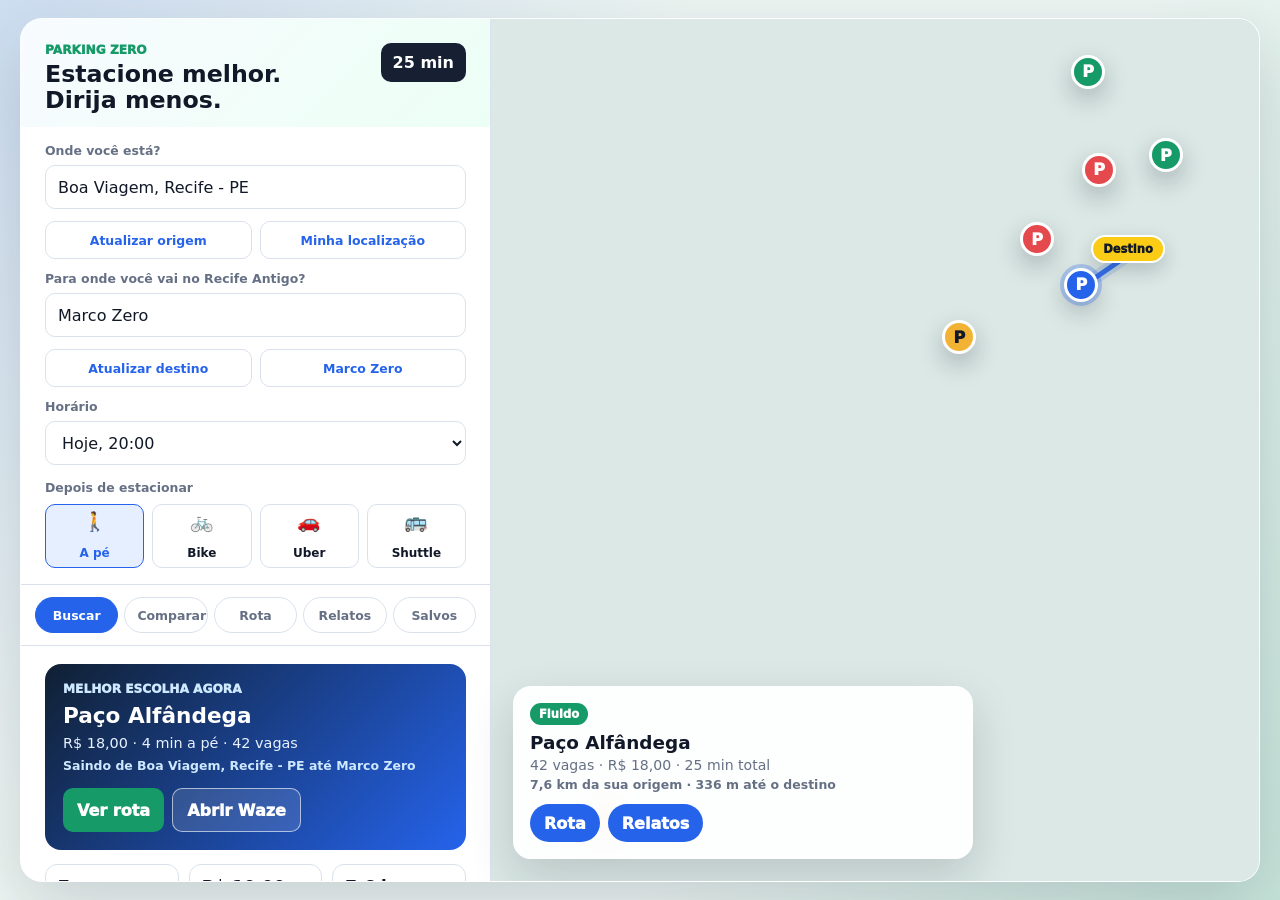
<file: index.html>
<!doctype html>
<html lang="pt-BR">
  <head>
    <meta charset="UTF-8" />
    <meta name="viewport" content="width=device-width, initial-scale=1.0" />
    <title>Parking Zero</title>
    <link rel="stylesheet" href="styles.css?v=mobileflow2" />
  </head>
  <body>
    <main id="app" class="app"></main>

    <script src="app.js?v=mobileflow2" defer></script>
  </body>
</html>
</file>
<file: styles.css>
:root {
  --ink: #111827;
  --muted: #667085;
  --line: #d9e2ec;
  --panel: #ffffff;
  --bg: #eef6f3;
  --green: #159a68;
  --green-soft: #dff7ea;
  --blue: #2563eb;
  --blue-soft: #e6efff;
  --yellow: #f2b233;
  --yellow-soft: #fff3ce;
  --red: #e5484d;
  --red-soft: #ffe2e2;
  --purple: #7c3aed;
  --orange: #f97316;
  --dark: #172033;
  --shadow: 0 24px 70px rgba(21, 32, 55, 0.18);
}

* {
  box-sizing: border-box;
}

body {
  margin: 0;
  min-height: 100vh;
  overflow-x: hidden;
  background:
    linear-gradient(130deg, rgba(37, 99, 235, 0.16), transparent 34%),
    linear-gradient(300deg, rgba(21, 154, 104, 0.18), transparent 36%),
    var(--bg);
  color: var(--ink);
  font-family: Inter, ui-sans-serif, system-ui, -apple-system, BlinkMacSystemFont, "Segoe UI", sans-serif;
}

button,
select,
input {
  font: inherit;
}

button,
a {
  -webkit-tap-highlight-color: transparent;
}

button {
  cursor: pointer;
}

a {
  text-decoration: none;
}

.app {
  min-height: 100vh;
  display: grid;
  padding: 18px;
}

.app-shell {
  width: min(1240px, 100%);
  height: calc(100vh - 36px);
  min-height: 720px;
  margin: auto;
  display: grid;
  grid-template-columns: minmax(390px, 470px) minmax(0, 1fr);
  border: 1px solid rgba(255, 255, 255, 0.7);
  border-radius: 22px;
  background: rgba(255, 255, 255, 0.68);
  box-shadow: var(--shadow);
  overflow: hidden;
}

.panel {
  min-height: 0;
  display: grid;
  grid-template-rows: auto auto auto 1fr;
  border-right: 1px solid var(--line);
  background: var(--panel);
}

.brand-header {
  display: flex;
  justify-content: space-between;
  gap: 16px;
  padding: 24px 24px 14px;
  background: linear-gradient(135deg, #f8fbff, #ecfff5);
}

.brand-header p,
.brand-header h1 {
  margin: 0;
}

.brand-header p {
  color: var(--green);
  font-size: 0.76rem;
  font-weight: 950;
  text-transform: uppercase;
}

.brand-header h1 {
  max-width: 310px;
  margin-top: 5px;
  font-size: 1.48rem;
  line-height: 1.08;
  letter-spacing: 0;
}

.brand-header strong {
  align-self: start;
  min-width: 76px;
  border-radius: 10px;
  background: var(--dark);
  color: #fff;
  padding: 10px 12px;
  text-align: center;
}

.search-card {
  display: grid;
  gap: 12px;
  padding: 16px 24px;
  border-bottom: 1px solid var(--line);
}

.search-card label,
.report-form {
  display: grid;
  gap: 7px;
}

.search-card label span,
.field-title {
  color: var(--muted);
  font-size: 0.78rem;
  font-weight: 850;
}

.search-card select,
.search-card input,
.report-form select,
.report-form input {
  width: 100%;
  min-height: 44px;
  border: 1px solid var(--line);
  border-radius: 10px;
  background: #fff;
  color: var(--ink);
  padding: 0 12px;
}

.origin-actions {
  display: grid;
  grid-template-columns: repeat(2, minmax(0, 1fr));
  gap: 8px;
}

.origin-actions button {
  min-height: 38px;
  border: 1px solid var(--line);
  border-radius: 10px;
  background: #fff;
  color: var(--blue);
  font-size: 0.78rem;
  font-weight: 900;
}

.origin-status,
.hero-decision small,
.map-card small {
  margin: 0;
  color: var(--muted);
  font-size: 0.78rem;
  font-weight: 800;
}

.hero-decision small {
  color: #cde8ff;
}

.mode-grid {
  display: grid;
  grid-template-columns: repeat(4, minmax(0, 1fr));
  gap: 8px;
  margin-top: 8px;
}

.mode-grid button {
  display: grid;
  gap: 4px;
  min-height: 64px;
  border: 1px solid var(--line);
  border-radius: 10px;
  background: #fff;
  color: var(--ink);
  place-items: center;
  font-size: 0.75rem;
  font-weight: 850;
}

.mode-grid b {
  font-size: 1.18rem;
  line-height: 1;
}

.mode-grid button.active {
  border-color: var(--blue);
  background: var(--blue-soft);
  color: var(--blue);
}

.tabs {
  display: grid;
  grid-template-columns: repeat(5, minmax(0, 1fr));
  gap: 6px;
  padding: 12px 14px;
  border-bottom: 1px solid var(--line);
  overflow-x: auto;
}

.tabs button,
.sort-row button {
  min-height: 36px;
  border: 1px solid var(--line);
  border-radius: 999px;
  background: #fff;
  color: var(--muted);
  padding: 0 12px;
  font-size: 0.78rem;
  font-weight: 900;
  white-space: nowrap;
}

.tabs button.active,
.sort-row button.active {
  border-color: var(--blue);
  background: var(--blue);
  color: #fff;
}

.content {
  min-height: 0;
  overflow: auto;
  padding: 18px 24px 24px;
}

.hero-decision {
  display: grid;
  gap: 7px;
  border-radius: 16px;
  background: linear-gradient(135deg, #102033, #2563eb);
  color: #fff;
  padding: 18px;
}

.hero-decision span {
  color: #cde8ff;
  font-size: 0.76rem;
  font-weight: 950;
  text-transform: uppercase;
}

.hero-decision h2,
.hero-decision p {
  margin: 0;
}

.hero-decision h2 {
  font-size: 1.35rem;
}

.hero-decision p {
  color: #e8f2ff;
  font-size: 0.9rem;
}

.decision-actions,
.map-actions,
.lot-actions {
  display: flex;
  gap: 8px;
  flex-wrap: wrap;
}

.decision-actions {
  margin-top: 8px;
}

.primary,
.secondary,
.save-route,
.report-form button {
  min-height: 44px;
  border: 0;
  border-radius: 10px;
  padding: 0 14px;
  display: inline-flex;
  align-items: center;
  justify-content: center;
  font-weight: 950;
}

.primary,
.report-form button {
  background: var(--green);
  color: #fff;
}

.secondary {
  border: 1px solid rgba(255, 255, 255, 0.6);
  background: rgba(255, 255, 255, 0.12);
  color: #fff;
}

.quick-stats {
  display: grid;
  grid-template-columns: repeat(3, 1fr);
  gap: 10px;
  margin: 14px 0;
}

.quick-stats article {
  display: grid;
  gap: 2px;
  border: 1px solid var(--line);
  border-radius: 12px;
  background: #fff;
  padding: 12px;
}

.quick-stats strong {
  font-size: 1.05rem;
}

.quick-stats span {
  color: var(--muted);
  font-size: 0.75rem;
  font-weight: 800;
}

.section-title {
  display: flex;
  align-items: center;
  justify-content: space-between;
  gap: 10px;
  margin: 18px 0 10px;
}

.section-title h2,
.route-summary h2,
.modal-choice-list h2 {
  margin: 0;
  font-size: 1rem;
}

.section-title button {
  border: 0;
  background: transparent;
  color: var(--blue);
  font-size: 0.8rem;
  font-weight: 950;
}

.sort-row {
  display: flex;
  gap: 8px;
  margin-bottom: 14px;
  overflow-x: auto;
}

.lot-list,
.report-list,
.history-list,
.modal-choice-list {
  display: grid;
  gap: 10px;
}

.lot-card,
.route-summary,
.report,
.history-list article,
.modal-choice-list {
  border: 1px solid var(--line);
  border-radius: 14px;
  background: #fff;
}

.lot-card.selected {
  border-color: var(--blue);
  box-shadow: inset 0 0 0 1px var(--blue);
}

.lot-main {
  width: 100%;
  display: grid;
  grid-template-columns: auto 1fr auto;
  gap: 12px;
  align-items: center;
  border: 0;
  background: transparent;
  color: var(--ink);
  padding: 14px;
  text-align: left;
}

.pin {
  display: grid;
  width: 36px;
  height: 36px;
  place-items: center;
  border-radius: 999px;
  background: var(--green);
  color: #fff;
  font-weight: 950;
}

.pin.medium {
  background: var(--yellow);
  color: var(--ink);
}

.pin.high {
  background: var(--red);
}

.lot-main h3,
.lot-main p,
.lot-main small,
.report h3,
.report p,
.history-list p,
.route-head p {
  margin: 0;
}

.lot-main h3 {
  font-size: 0.96rem;
}

.lot-main p,
.history-list p,
.route-head p {
  color: var(--muted);
  font-size: 0.82rem;
}

.lot-main small {
  display: block;
  margin-top: 4px;
  color: var(--green);
  font-size: 0.75rem;
  font-weight: 850;
}

.lot-main strong {
  display: grid;
  min-width: 42px;
  height: 42px;
  place-items: center;
  border-radius: 10px;
  background: var(--green-soft);
  color: var(--green);
}

.lot-actions {
  padding: 0 14px 14px 62px;
}

.lot-actions button,
.lot-actions a {
  min-height: 34px;
  border: 1px solid var(--line);
  border-radius: 999px;
  background: #fff;
  color: var(--blue);
  padding: 0 12px;
  display: inline-flex;
  align-items: center;
  font-size: 0.78rem;
  font-weight: 900;
}

.route-summary {
  display: grid;
  gap: 16px;
  padding: 16px;
}

.route-head {
  display: grid;
  grid-template-columns: auto 1fr;
  gap: 12px;
  align-items: center;
}

.route-grid {
  display: grid;
  grid-template-columns: repeat(3, 1fr);
  gap: 8px;
}

.route-grid article {
  display: grid;
  gap: 3px;
  border-radius: 12px;
  background: #f7fafc;
  padding: 12px;
}

.route-grid span,
.route-grid small {
  color: var(--muted);
  font-size: 0.72rem;
  font-weight: 800;
}

.route-grid strong {
  font-size: 1.06rem;
}

.route-summary .secondary {
  border-color: var(--line);
  background: #fff;
  color: var(--blue);
}

.save-route {
  width: 100%;
  border: 1px solid var(--blue);
  background: var(--blue-soft);
  color: var(--blue);
}

.modal-choice-list {
  margin-top: 12px;
  padding: 14px;
}

.modal-choice-list button {
  display: grid;
  grid-template-columns: auto 1fr auto auto;
  gap: 10px;
  align-items: center;
  min-height: 46px;
  border: 1px solid var(--line);
  border-radius: 10px;
  background: #fff;
  padding: 0 10px;
}

.modal-choice-list button.active {
  border-color: var(--green);
  background: var(--green-soft);
}

.modal-choice-list em,
.modal-choice-list small {
  color: var(--muted);
  font-style: normal;
  font-size: 0.78rem;
}

.report-form {
  grid-template-columns: 120px 1fr auto;
  margin-bottom: 14px;
}

.report-form button {
  min-width: 88px;
}

.report {
  padding: 14px;
}

.report span {
  display: inline-flex;
  width: fit-content;
  margin-bottom: 8px;
  border-radius: 999px;
  padding: 4px 9px;
  font-size: 0.72rem;
  font-weight: 950;
}

.report.danger span {
  background: var(--red-soft);
  color: var(--red);
}

.report.good span {
  background: var(--green-soft);
  color: var(--green);
}

.report.info span {
  background: var(--blue-soft);
  color: var(--blue);
}

.report.warn span {
  background: var(--yellow-soft);
  color: #8a5a00;
}

.report h3 {
  font-size: 0.94rem;
}

.report p {
  margin-top: 4px;
  color: var(--muted);
  font-size: 0.8rem;
}

.history-list article,
.empty {
  padding: 14px;
}

.empty {
  margin: 0;
  border: 1px dashed var(--line);
  border-radius: 12px;
  background: #fff;
  color: var(--muted);
}

.map-area {
  position: relative;
  min-height: 0;
  height: 100%;
  background: #dbe8e5;
}

.real-map-frame {
  position: absolute;
  inset: 0;
  z-index: 1;
  width: 100%;
  height: 100%;
  border: 0;
  background: #dbe8e5;
}

.map-overlay-layer {
  position: absolute;
  inset: 0;
  z-index: 2;
  pointer-events: none;
}

.route-line-real {
  position: absolute;
  height: 5px;
  border-radius: 999px;
  background: rgba(37, 99, 235, 0.9);
  box-shadow: 0 0 0 4px rgba(37, 99, 235, 0.15);
  transform-origin: left center;
}

.dest-pin,
.map-parking-pin {
  position: absolute;
  transform: translate(-50%, -50%);
}

.dest-pin {
  display: inline-flex;
  min-height: 28px;
  align-items: center;
  border: 2px solid #fff;
  border-radius: 999px;
  background: #facc15;
  color: #111827;
  padding: 0 10px;
  box-shadow: 0 8px 20px rgba(17, 24, 39, 0.2);
  font-size: 0.72rem;
  font-weight: 950;
}

.map-parking-pin {
  display: grid;
  width: 34px;
  height: 34px;
  place-items: center;
  border: 3px solid #fff;
  border-radius: 999px;
  background: var(--green);
  color: #fff;
  box-shadow: 0 10px 24px rgba(17, 24, 39, 0.25);
  font-weight: 950;
  pointer-events: auto;
}

.map-parking-pin.medium {
  background: var(--yellow);
  color: var(--ink);
}

.map-parking-pin.high {
  background: var(--red);
}

.map-parking-pin.selected {
  outline: 4px solid rgba(37, 99, 235, 0.28);
  background: var(--blue);
}

.map-card {
  position: absolute;
  z-index: 3;
  left: 22px;
  right: 22px;
  bottom: 22px;
  max-width: 460px;
  border: 1px solid rgba(255, 255, 255, 0.72);
  border-radius: 18px;
  background: rgba(255, 255, 255, 0.94);
  box-shadow: 0 18px 46px rgba(17, 24, 39, 0.16);
  padding: 16px;
  backdrop-filter: blur(12px);
}

.map-card h2,
.map-card p {
  margin: 0;
}

.map-card h2 {
  margin-top: 7px;
  font-size: 1.15rem;
}

.map-card p {
  margin-top: 4px;
  color: var(--muted);
  font-size: 0.88rem;
}

.map-card small {
  display: block;
  margin-top: 4px;
}

.status {
  display: inline-flex;
  border-radius: 999px;
  padding: 4px 9px;
  color: #fff;
  background: var(--green);
  font-size: 0.72rem;
  font-weight: 950;
}

.status.medium {
  background: var(--yellow);
  color: var(--ink);
}

.status.high {
  background: var(--red);
}

.map-actions {
  margin-top: 12px;
}

.map-actions button {
  min-height: 38px;
  border: 0;
  border-radius: 999px;
  background: var(--blue);
  color: #fff;
  padding: 0 14px;
  font-weight: 950;
}

@media (max-width: 900px) {
  html,
  body {
    height: 100%;
    overflow: hidden;
  }

  .app {
    padding: 0;
    height: 100dvh;
    min-height: 100dvh;
    overflow: hidden;
  }

  .app-shell {
    height: 100dvh;
    min-height: 0;
    grid-template-columns: 1fr;
    border: 0;
    border-radius: 0;
    overflow: hidden;
  }

  .panel {
    height: 100dvh;
    min-height: 0;
    display: flex;
    flex-direction: column;
    border-right: 0;
  }

  .map-area {
    display: none;
  }

  .brand-header {
    flex: 0 0 auto;
    padding: 16px 18px 10px;
  }

  .brand-header h1 {
    max-width: 260px;
    font-size: 1.22rem;
  }

  .brand-header strong {
    min-width: 68px;
    padding: 8px 10px;
  }

  .search-card {
    flex: 0 0 auto;
    padding-top: 10px;
    padding-bottom: 12px;
  }

  .app-shell:not([data-tab="search"]) .search-card {
    display: none;
  }

  .tabs {
    order: 3;
    flex: 0 0 auto;
    border-top: 1px solid var(--line);
    border-bottom: 0;
    background: #fff;
    box-shadow: 0 -10px 24px rgba(17, 24, 39, 0.08);
  }

  .content {
    order: 2;
    flex: 1 1 auto;
    min-height: 0;
    overflow-y: auto;
    -webkit-overflow-scrolling: touch;
    padding-bottom: 18px;
  }

  .hero-decision {
    border-radius: 14px;
  }
}

@media (max-width: 540px) {
  .brand-header,
  .search-card,
  .content {
    padding-left: 14px;
    padding-right: 14px;
  }

  .tabs {
    grid-template-columns: repeat(5, minmax(0, 1fr));
    gap: 4px;
    padding-left: 14px;
    padding-right: 14px;
  }

  .tabs button {
    padding: 0 6px;
    font-size: 0.72rem;
  }

  .mode-grid,
  .quick-stats,
  .route-grid {
    grid-template-columns: repeat(2, 1fr);
  }

  .report-form {
    grid-template-columns: 1fr;
  }

  .origin-actions {
    grid-template-columns: 1fr;
  }

  .map-card {
    left: 12px;
    right: 12px;
    bottom: 12px;
  }
}
</file>
